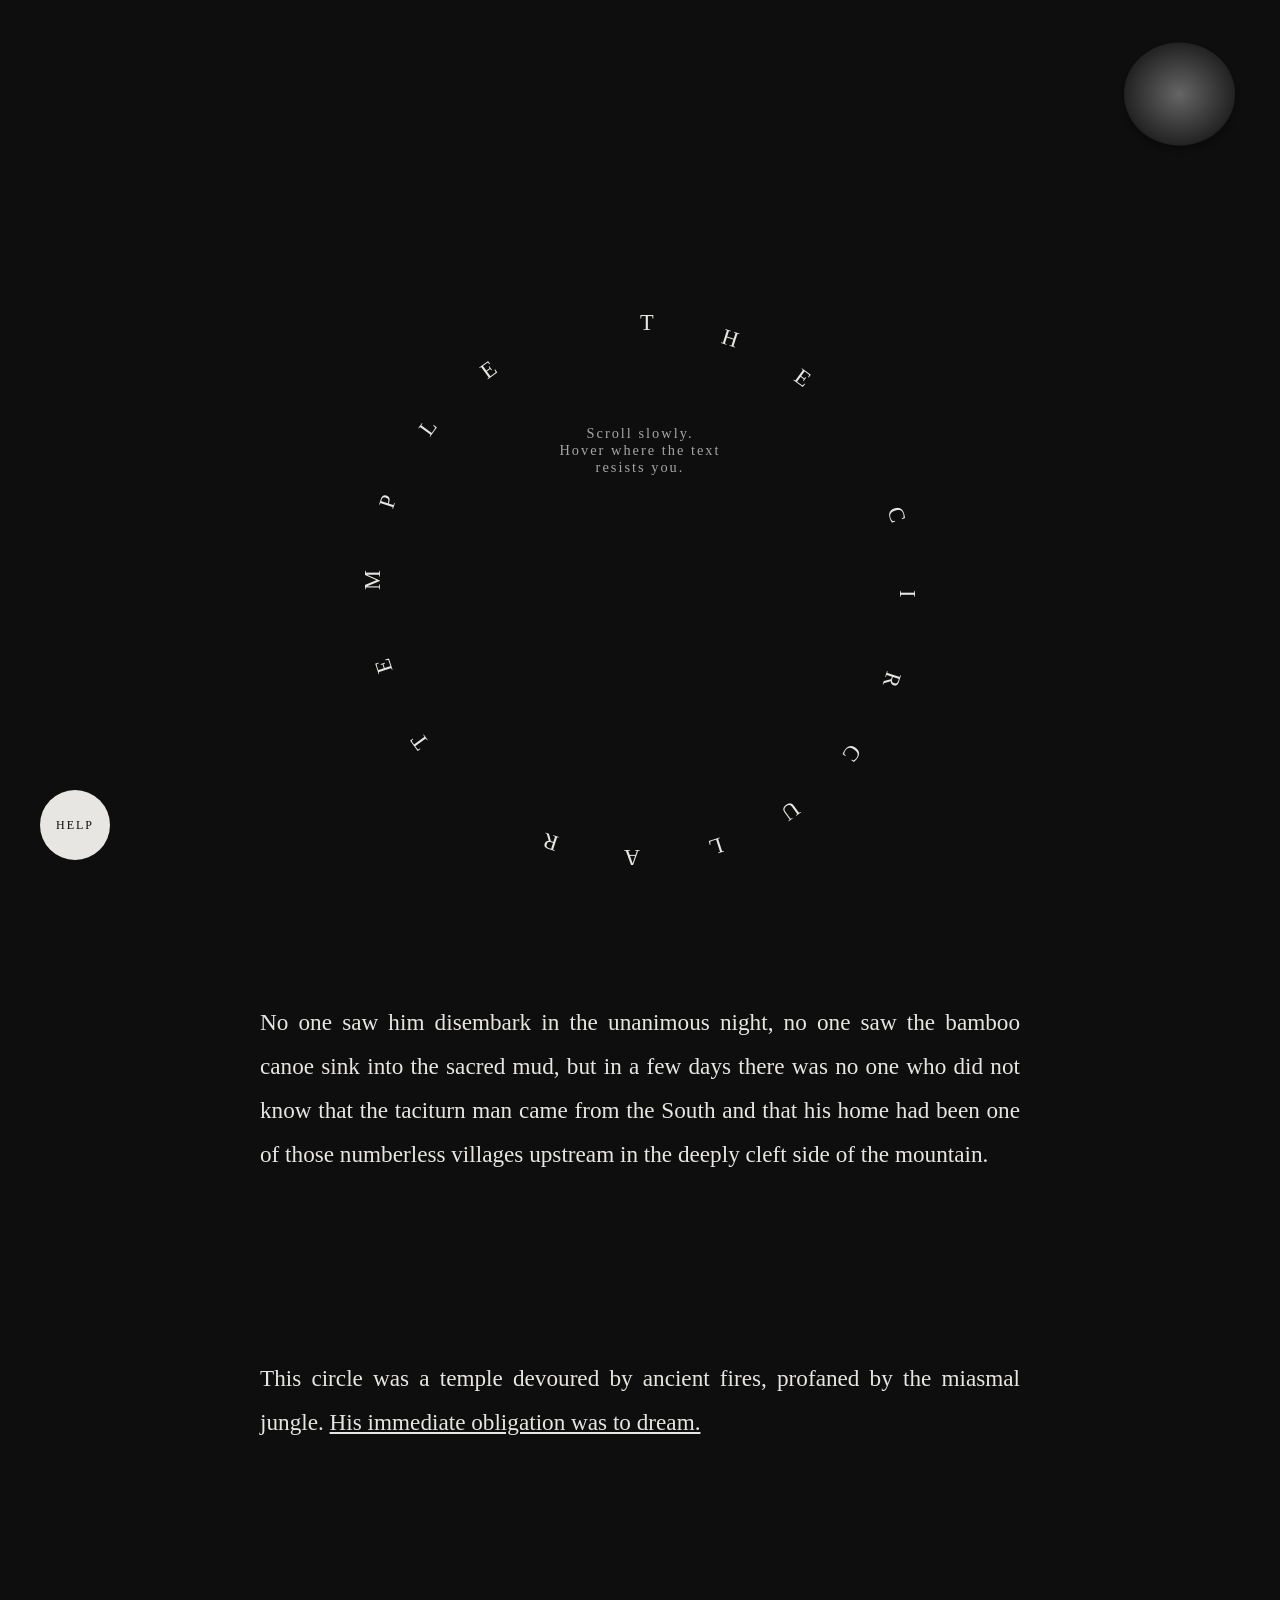
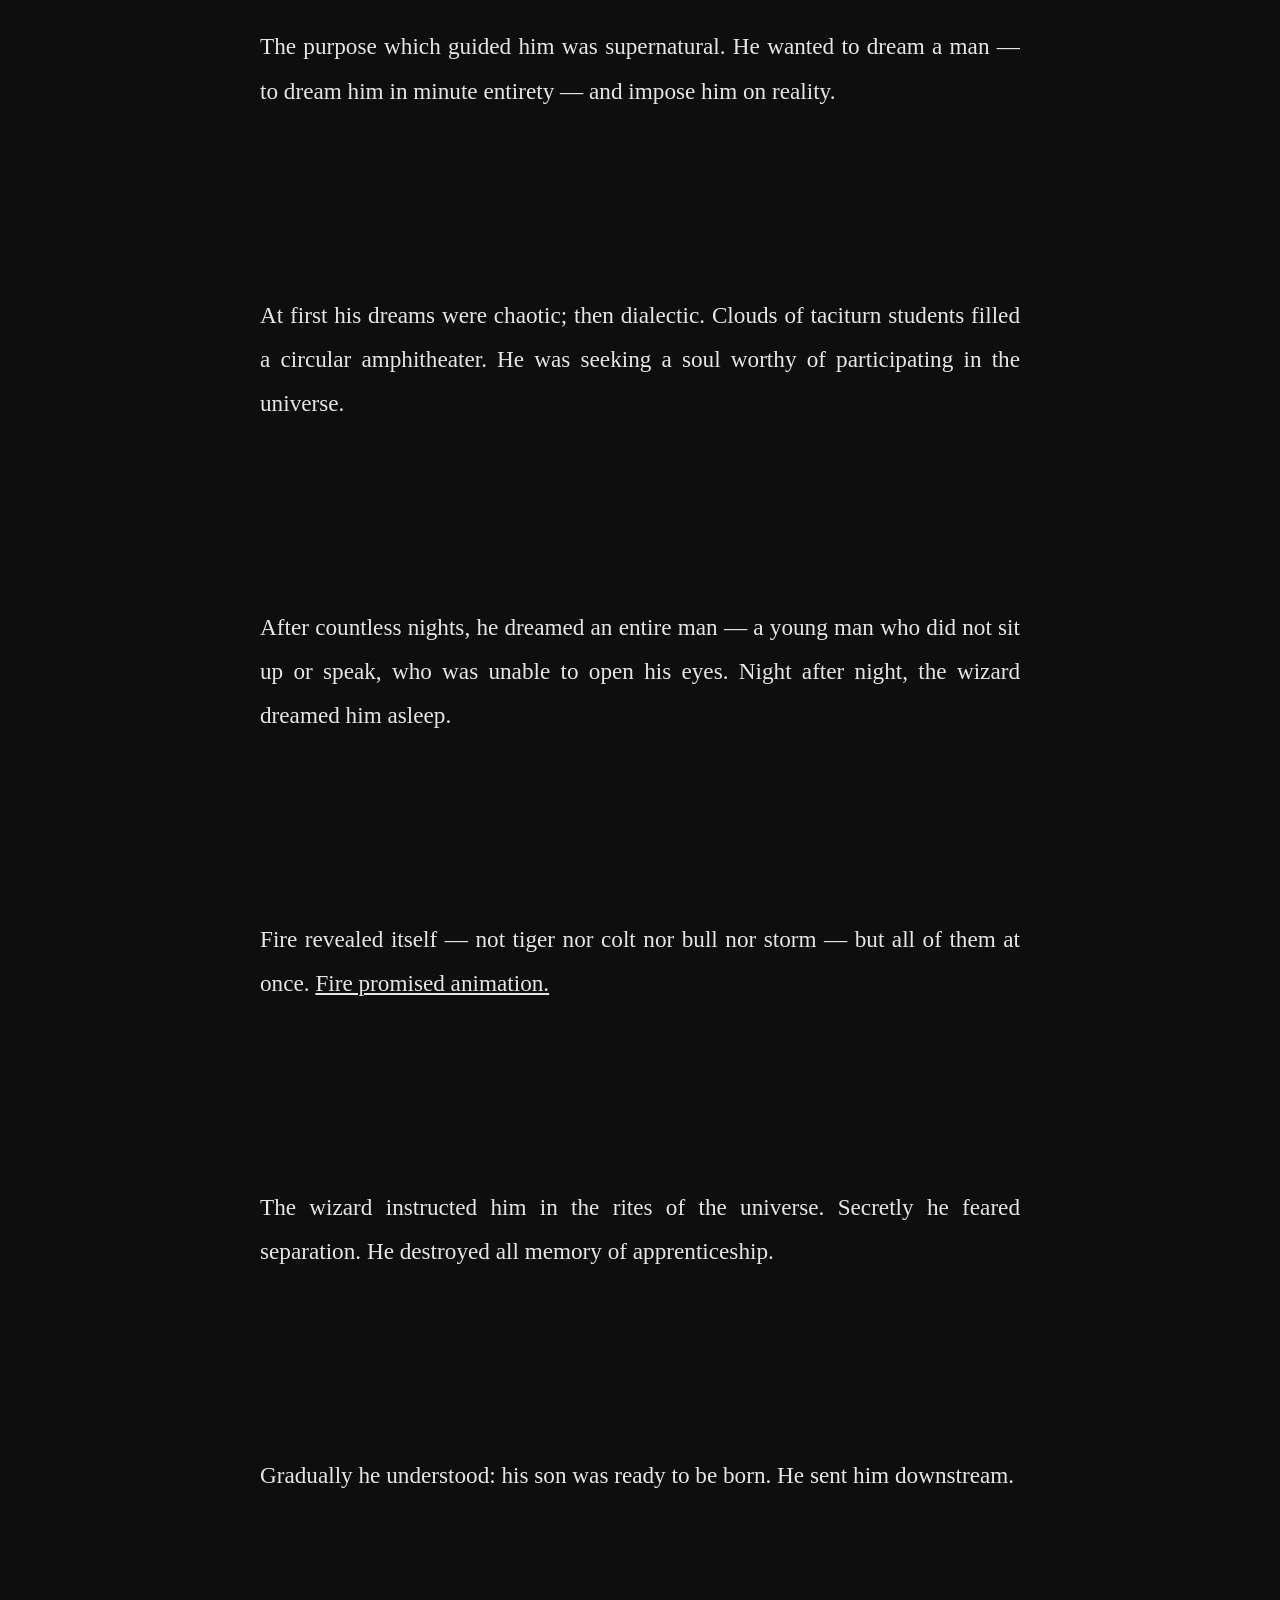
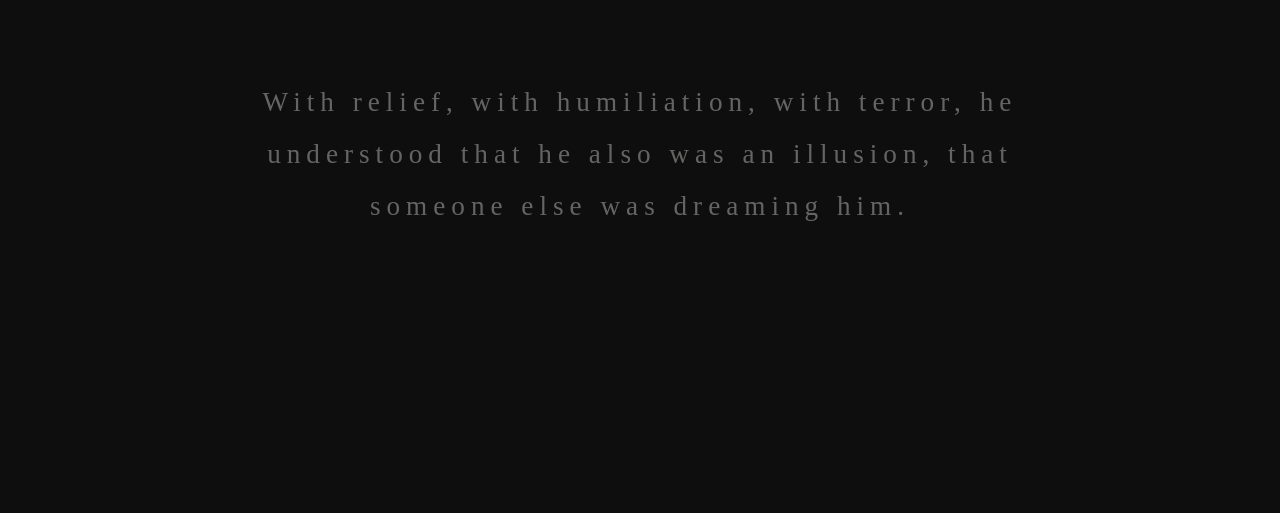
<file: LWW.html>
<!DOCTYPE html>
<html lang="en">
<head>
<meta charset="UTF-8">
<title>The Circular Temple</title>
<link rel="stylesheet" href="LWW.css">
</head>
<body>

<div class="fire-overlay" id="fireOverlay"></div>

<section class="hero">
  <div class="circle-wrapper">
    <div class="rotating-text">
      <span>T</span><span>H</span><span>E</span>
      <span>&nbsp;</span>
      <span>C</span><span>I</span><span>R</span><span>C</span><span>U</span><span>L</span><span>A</span><span>R</span>
      <span>&nbsp;</span>
      <span>T</span><span>E</span><span>M</span><span>P</span><span>L</span><span>E</span>
    </div>

    <div class="inner-text">
      Scroll slowly.<br>
      Hover where the text resists you.
    </div>
  </div>
</section>


<main class="story">

<section class="fragment">
<p>
No one saw him disembark in the unanimous night, no one saw the bamboo canoe sink into the sacred mud, 
but in a few days there was no one who did not know that the taciturn man came from the South and that his home 
had been one of those numberless villages upstream in the deeply cleft side of the mountain.
</p>
</section>

<section class="fragment">
<p>
This circle was a temple devoured by ancient fires, profaned by the miasmal jungle.
<span class="ignite">His immediate obligation was to dream.</span>
</p>
</section>

<section class="fragment">
<p>
The purpose which guided him was supernatural.
He wanted to dream a man — to dream him in minute entirety — and impose him on reality.
</p>
</section>

<section class="fragment">
<p>
At first his dreams were chaotic; then dialectic.
Clouds of taciturn students filled a circular amphitheater.
He was seeking a soul worthy of participating in the universe.
</p>
</section>

<section class="fragment">
<p>
After countless nights, he dreamed an entire man —
a young man who did not sit up or speak,
who was unable to open his eyes.
Night after night, the wizard dreamed him asleep.
</p>
</section>

<section class="fragment">
<p>
Fire revealed itself —
not tiger nor colt nor bull nor storm —
but all of them at once.
<span class="ignite">Fire promised animation.</span>
</p>
</section>

<section class="fragment">
<p>
The wizard instructed him in the rites of the universe.
Secretly he feared separation.
He destroyed all memory of apprenticeship.
</p>
</section>

<section class="fragment">
<p>
Gradually he understood:
his son was ready to be born.
He sent him downstream.
</p>
</section>

<section class="fragment final">
<p id="ending">
With relief, with humiliation, with terror,
he understood that he also was an illusion,
that someone else was dreaming him.
</p>
</section>

</main>

<script src="LWW.js"></script>
<!-- HELP ORB -->
<div class="help-container">
  <div class="help-orb">HELP</div>

  <div class="help-note">
    <p><strong>Instructions</strong></p>
    <p>Scroll slowly.</p>
    <p>Hover where the text resists you.</p>
    <p>Pause when something flickers.</p>
  </div>
</div>
<a href="index.html" class="floating-orb orb-link">
  <svg xmlns="http://www.w3.org/2000/svg" width="121" height="113" viewBox="0 0 121 113" fill="none">
    <g filter="url(#filter0_d_125_19)">
      <ellipse cx="60.5" cy="52.5" rx="55.5" ry="51.5" fill="url(#paint0_radial_125_19)"/>
    </g>
    <defs>
      <filter id="filter0_d_125_19" x="0" y="0" width="121" height="113" filterUnits="userSpaceOnUse" color-interpolation-filters="sRGB">
        <feFlood flood-opacity="0" result="BackgroundImageFix"/>
        <feColorMatrix in="SourceAlpha" type="matrix"
          values="0 0 0 0 0 0 0 0 0 0 0 0 0 0 0 0 0 0 127 0"
          result="hardAlpha"/>
        <feOffset dy="4"/>
        <feGaussianBlur stdDeviation="2.5"/>
        <feComposite in2="hardAlpha" operator="out"/>
        <feColorMatrix type="matrix"
          values="0 0 0 0 0 0 0 0 0 0 0 0 0 0 0 0 0 0 0.25 0"/>
        <feBlend mode="normal" in2="BackgroundImageFix" result="effect1_dropShadow_125_19"/>
        <feBlend mode="normal" in="SourceGraphic" in2="effect1_dropShadow_125_19" result="shape"/>
      </filter>

      <radialGradient id="paint0_radial_125_19"
        cx="0" cy="0" r="1"
        gradientUnits="userSpaceOnUse"
        gradientTransform="translate(60.5 52.5) rotate(90) scale(51.5 55.5)">
        <stop stop-color="#656565"/>
        <stop offset="1" stop-color="#222222"/>
      </radialGradient>
    </defs>
  </svg>
</a>
</body>
</html>
</file>
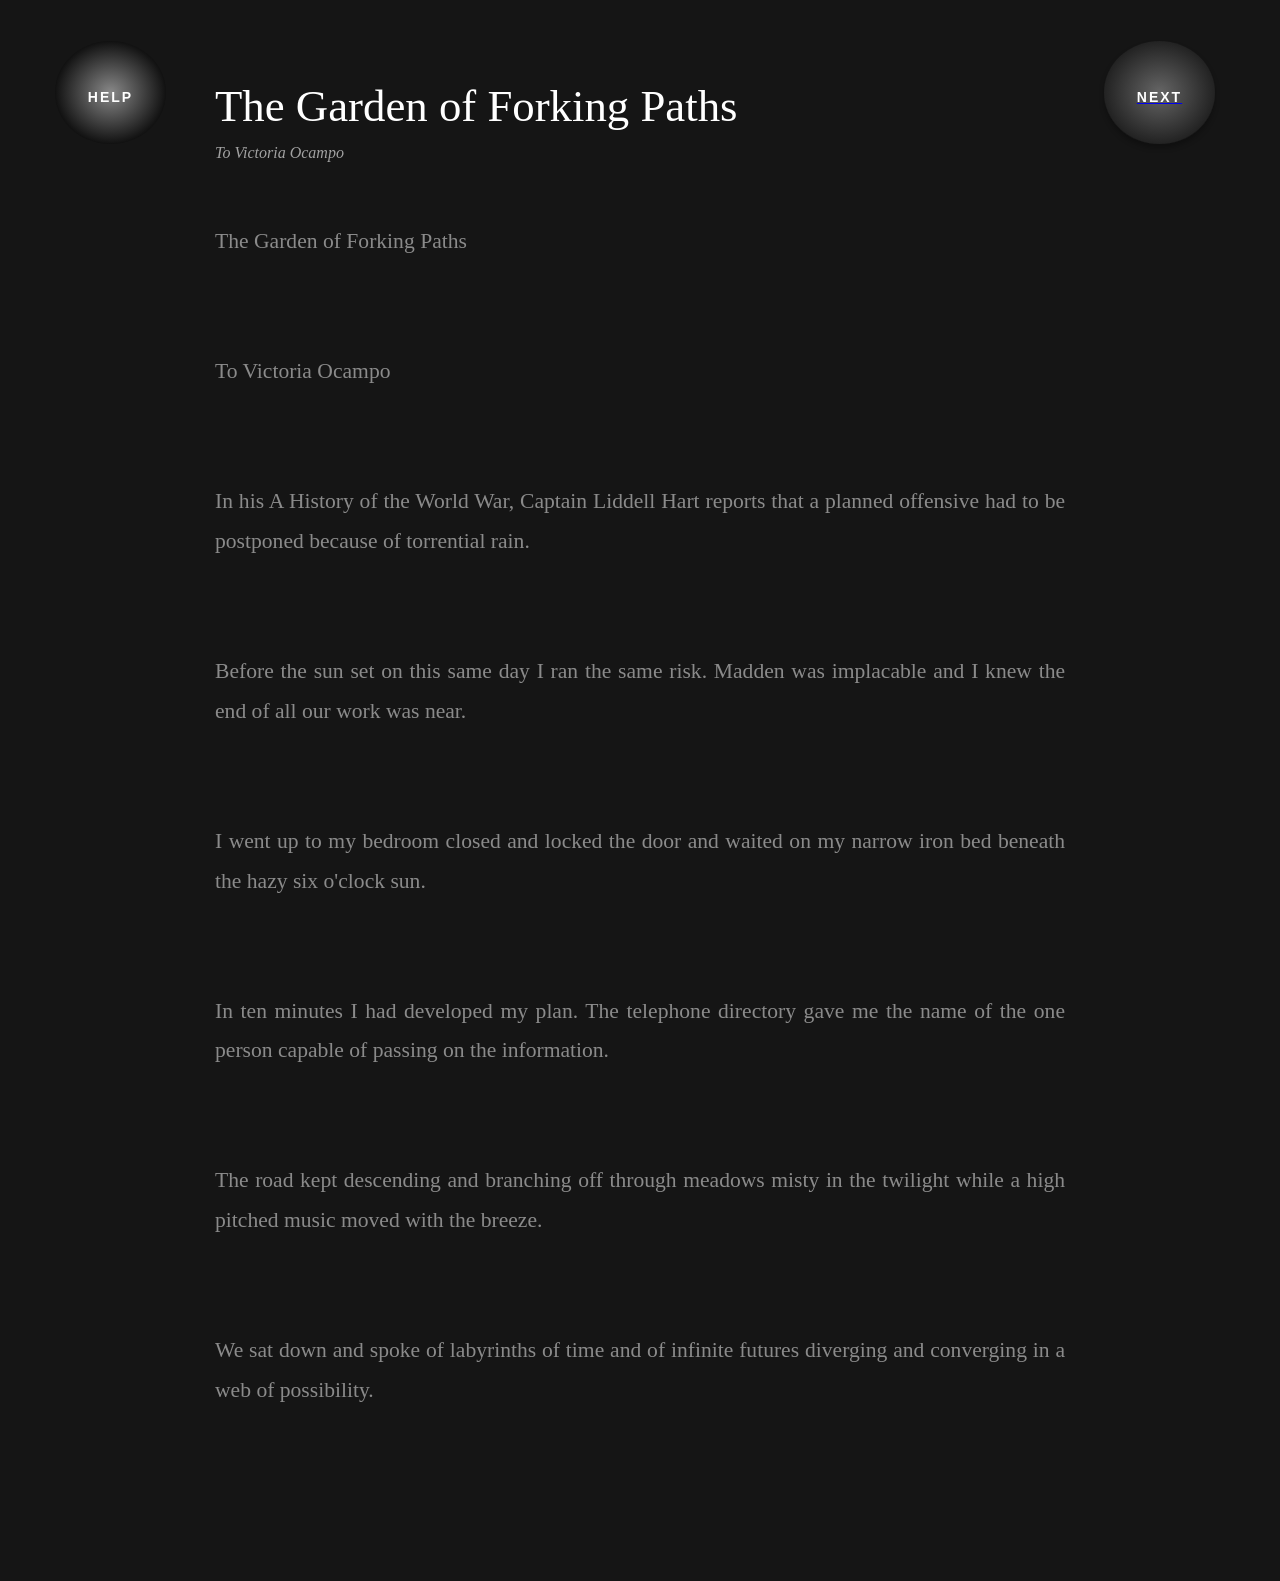
<file: TLM.html>
<!DOCTYPE html>
<html lang="en">
<head>
  <meta charset="UTF-8">
  <title>Forking Paths Interaction</title>
  <link rel="stylesheet" href="TLM.css">
</head>
<div class="help-container">

  <!-- HELP ORB -->
  <div class="floating-orb help-orb">
    <svg xmlns="http://www.w3.org/2000/svg" width="121" height="113" viewBox="0 0 121 113" fill="none">
      <ellipse cx="60.5" cy="52.5" rx="55.5" ry="51.5" fill="url(#helpGradient)"/>
      <defs>
        <radialGradient id="helpGradient"
          cx="0" cy="0" r="1"
          gradientUnits="userSpaceOnUse"
          gradientTransform="translate(60.5 52.5) rotate(90) scale(51.5 55.5)">
          <stop stop-color="#888888"/>
          <stop offset="1" stop-color="#111111"/>
        </radialGradient>
      </defs>
    </svg>
    <span class="orb-text">HELP</span>
  </div>

  <!-- HELP NOTE -->
  <div class="help-note">
    <p>
      Hover over highlighted words to reveal hidden text and imagery.
      Some phrases expand into extended passages.
      Move slowly to uncover the full narrative.
    </p>
  </div>

</div>

<body>
    <a href="LWW.html" class="floating-orb orb-link">
  <svg xmlns="http://www.w3.org/2000/svg" width="121" height="113" viewBox="0 0 121 113" fill="none">
    <g filter="url(#filter0_d_125_19)">
      <ellipse cx="60.5" cy="52.5" rx="55.5" ry="51.5" fill="url(#paint0_radial_125_19)"/>
    </g>
    <defs>
      <filter id="filter0_d_125_19" x="0" y="0" width="121" height="113" filterUnits="userSpaceOnUse" color-interpolation-filters="sRGB">
        <feFlood flood-opacity="0" result="BackgroundImageFix"/>
        <feColorMatrix in="SourceAlpha" type="matrix"
          values="0 0 0 0 0 0 0 0 0 0 0 0 0 0 0 0 0 0 127 0"
          result="hardAlpha"/>
        <feOffset dy="4"/>
        <feGaussianBlur stdDeviation="2.5"/>
        <feComposite in2="hardAlpha" operator="out"/>
        <feColorMatrix type="matrix"
          values="0 0 0 0 0 0 0 0 0 0 0 0 0 0 0 0 0 0 0.25 0"/>
        <feBlend mode="normal" in2="BackgroundImageFix" result="effect1_dropShadow_125_19"/>
        <feBlend mode="normal" in="SourceGraphic" in2="effect1_dropShadow_125_19" result="shape"/>
      </filter>

      <radialGradient id="paint0_radial_125_19"
        cx="0" cy="0" r="1"
        gradientUnits="userSpaceOnUse"
        gradientTransform="translate(60.5 52.5) rotate(90) scale(51.5 55.5)">
        <stop stop-color="#656565"/>
        <stop offset="1" stop-color="#222222"/>
      </radialGradient>
    </defs>
  </svg>

  <span class="orb-text">NEXT</span>

</a>
<div class="container">
  <h1 class="title">The Garden of Forking Paths</h1>
  <p class="dedication">To Victoria Ocampo</p>

  <div class="text" id="textBlock">
<p>
      The Garden of Forking Paths
</p>
<p>To Victoria Ocampo</p> 
    <p>
    In his A History of the World War, Captain Liddell Hart reports that a planned offensive had to be postponed because of torrential rain.
    </p>

    <p>
      Before the sun set on this same day I ran the same risk. Madden was implacable and I knew the end of all our work was near.
    </p>

    <p>
      I went up to my bedroom closed and locked the door and waited on my narrow iron bed beneath the hazy six o'clock sun.
    </p>

    <p>
      In ten minutes I had developed my plan. The telephone directory gave me the name of the one person capable of passing on the information.
    </p>

    <p>
      The road kept descending and branching off through meadows misty in the twilight while a high pitched music moved with the breeze.
    </p>

    <p>
      We sat down and spoke of labyrinths of time and of infinite futures diverging and converging in a web of possibility.
    </p>

  </div>
</div>

<script src="TLM.js"></script>
</body>
</html>
</file>
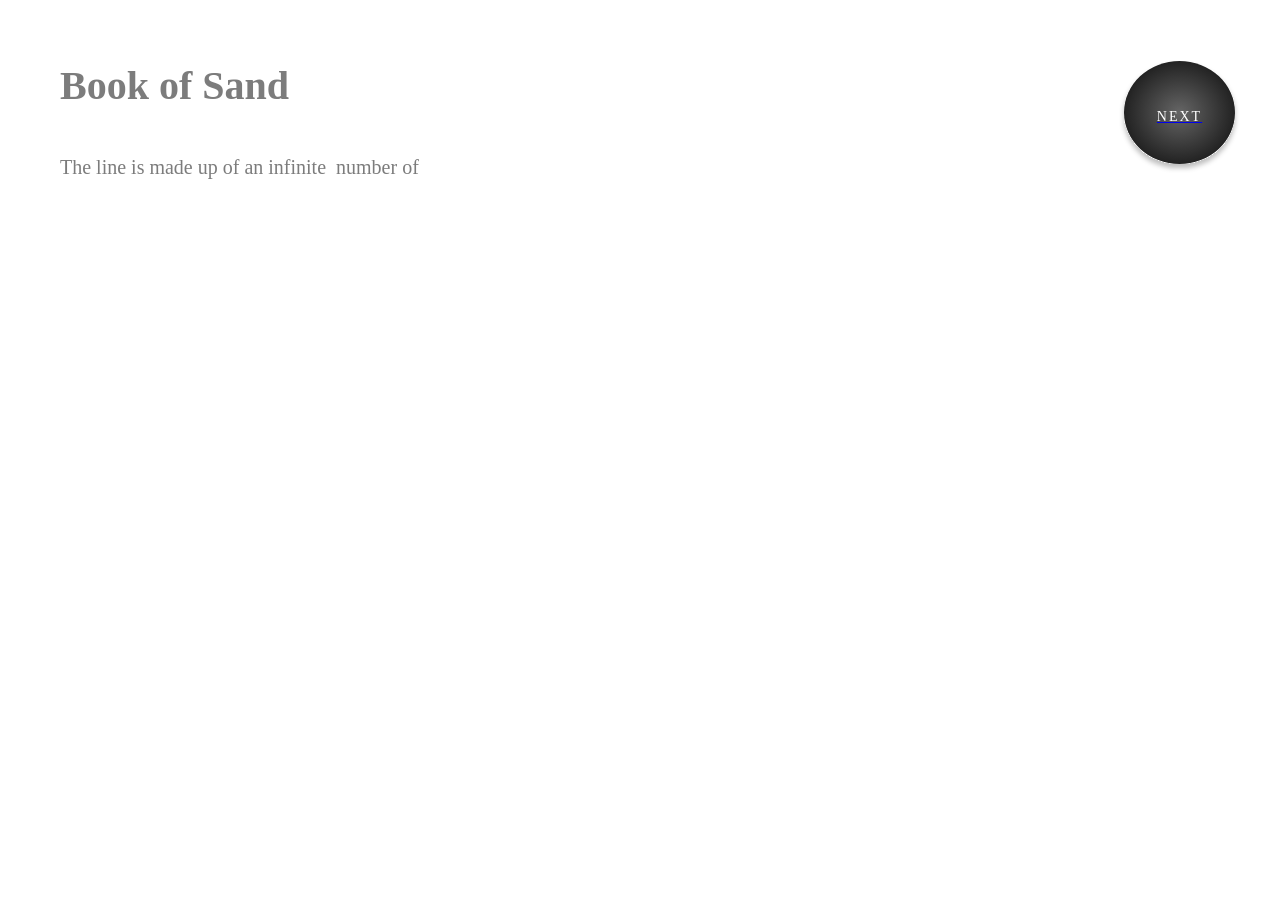
<file: TWK.html>
<!DOCTYPE html>
<html lang="en">
<head>
  <meta charset="UTF-8">
  <title>Interactive Paragraph Reveal</title>
  <link rel="stylesheet" href="TWK.css">
</head>
<body>
    <a href="TLM.html" class="floating-orb orb-link">
  <svg xmlns="http://www.w3.org/2000/svg" width="121" height="113" viewBox="0 0 121 113" fill="none">
    <g filter="url(#filter0_d_125_19)">
      <ellipse cx="60.5" cy="52.5" rx="55.5" ry="51.5" fill="url(#paint0_radial_125_19)"/>
    </g>
    <defs>
      <filter id="filter0_d_125_19" x="0" y="0" width="121" height="113" filterUnits="userSpaceOnUse" color-interpolation-filters="sRGB">
        <feFlood flood-opacity="0" result="BackgroundImageFix"/>
        <feColorMatrix in="SourceAlpha" type="matrix"
          values="0 0 0 0 0 0 0 0 0 0 0 0 0 0 0 0 0 0 127 0"
          result="hardAlpha"/>
        <feOffset dy="4"/>
        <feGaussianBlur stdDeviation="2.5"/>
        <feComposite in2="hardAlpha" operator="out"/>
        <feColorMatrix type="matrix"
          values="0 0 0 0 0 0 0 0 0 0 0 0 0 0 0 0 0 0 0.25 0"/>
        <feBlend mode="normal" in2="BackgroundImageFix" result="effect1_dropShadow_125_19"/>
        <feBlend mode="normal" in="SourceGraphic" in2="effect1_dropShadow_125_19" result="shape"/>
      </filter>

      <radialGradient id="paint0_radial_125_19"
        cx="0" cy="0" r="1"
        gradientUnits="userSpaceOnUse"
        gradientTransform="translate(60.5 52.5) rotate(90) scale(51.5 55.5)">
        <stop stop-color="#656565"/>
        <stop offset="1" stop-color="#222222"/>
      </radialGradient>
    </defs>
  </svg>

  <span class="orb-text">NEXT</span>

</a>
 <h1> Book  of  Sand </h1>
    <p class="line1">
  The line is made up of an infinite&nbsp;
  <span class="hover-word" data-target="word1">number of</span>
  <span class="reveal-word hover-word" id="word1" data-target="block1"> points;</span>
  <span class="reveal-block" id="block1">
    the plane of an infinite number of lines; the volume of an infinite number of planes; the hypervolume of an infinite number of volumes. . . . No, unquestionably this is not — more geometrico — the best way of beginning my story. To claim that it is true is nowadays the convention of every made-up story. Mine, <span class="hover-word" data-target="block2">however, is true</span>.
  </span>
  <span class="reveal-block" id="block2">
    I live alone in a fourth-floor apartment on Belgrano Street, in Buenos Aires. Late one evening, a few months back, I heard a knock at my door. I opened it and 
    <span class="hover-word" data-target="gif1">
      a stranger stood there. He was a tall man, with nondescript features
    </span> 
    <span class="hover-word" data-target="gif2">— or perhaps it was my myopia that made them seem that way. </span>
  </span>


</p>

<!-- GIF container -->
<img src="TWK.gif" id="gif1" class="hover-gif" alt="stranger GIF">
<img src="glasses.GIF" id="gif2" class="hover-gif2" alt="stranger GIF">


<script src="TWK.js"></script>
</body>
</html>
</file>
<file: LWW.css>
* {
  margin: 0;
  padding: 0;
  box-sizing: border-box;
}

body {
  background: #0e0e0e;
  color: #e8e6e3;
  font-family: "Garamond", serif;
  overflow-x: hidden;
}

/* HERO */
.hero {
  height: 100vh;
  display: flex;
  flex-direction: column;
  justify-content: center;
  align-items: center;
  letter-spacing: 3px;
  text-align: center;
}

.hero h1 {
  font-size: 3rem;
  margin-bottom: 20px;
  opacity: 0;
  animation: fadeIn 2s ease forwards;
}

.subtitle {
  font-size: 0.9rem;
  opacity: 0;
  animation: fadeIn 3s ease forwards;
}

/* STORY */
.story {
  max-width: 800px;
  margin: 0 auto;
  padding: 100px 20px;
}

.fragment {
  margin-bottom: 180px;
  opacity: 0;
  transform: translateY(60px);
  transition: opacity 1.4s ease, transform 1.4s ease;
}

.fragment.visible {
  opacity: 1;
  transform: translateY(0);
}

.fragment p {
  font-size: 1.45rem;
  line-height: 1.9;
  text-align: justify;
}

/* FIRE IGNITION WORDS */
.ignite {
  cursor: pointer;
  transition: color 0.3s ease;
  text-decoration: underline;
}

.ignite:hover {
  color: #ff6a00;
}

/* FIRE OVERLAY */
.fire-overlay {
  position: fixed;
  inset: 0;
  background: radial-gradient(circle at center, rgba(255,80,0,0.25), rgba(0,0,0,0.95));
  opacity: 0;
  pointer-events: none;
  transition: opacity 0.6s ease;
  z-index: 999;
}

.fire-overlay.active {
  opacity: 1;
}

/* FINAL DESTABILIZATION */
.final p {
  font-size: 1.7rem;
  text-align: center;
  transition: letter-spacing 2s ease, opacity 2s ease;
}

.distort {
  letter-spacing: 6px;
  opacity: 0.4;
}

/* ANIMATION */
@keyframes fadeIn {
  to { opacity: 1; }
}
/* CIRCULAR TITLE */

.circle-wrapper {
  position: relative;
  width: 320px;
  height: 320px;
  display: flex;
  align-items: center;
  justify-content: center;
}

.rotating-text {
  position: absolute;
  width: 100%;
  height: 100%;
  animation: rotateCircle 20s linear infinite;
}

.rotating-text span {
  position: absolute;
  left: 50%;
  top: 50%;
  transform-origin: 0 140px; /* radius */
  font-size: 1.4rem;
  letter-spacing: 4px;
}

/* Position each letter around circle */
.rotating-text span:nth-child(1)  { transform: rotate(0deg) translateY(-140px); }
.rotating-text span:nth-child(2)  { transform: rotate(18deg) translateY(-140px); }
.rotating-text span:nth-child(3)  { transform: rotate(36deg) translateY(-140px); }
.rotating-text span:nth-child(4)  { transform: rotate(54deg) translateY(-140px); }
.rotating-text span:nth-child(5)  { transform: rotate(72deg) translateY(-140px); }
.rotating-text span:nth-child(6)  { transform: rotate(90deg) translateY(-140px); }
.rotating-text span:nth-child(7)  { transform: rotate(108deg) translateY(-140px); }
.rotating-text span:nth-child(8)  { transform: rotate(126deg) translateY(-140px); }
.rotating-text span:nth-child(9)  { transform: rotate(144deg) translateY(-140px); }
.rotating-text span:nth-child(10) { transform: rotate(162deg) translateY(-140px); }
.rotating-text span:nth-child(11) { transform: rotate(180deg) translateY(-140px); }
.rotating-text span:nth-child(12) { transform: rotate(198deg) translateY(-140px); }
.rotating-text span:nth-child(13) { transform: rotate(216deg) translateY(-140px); }
.rotating-text span:nth-child(14) { transform: rotate(234deg) translateY(-140px); }
.rotating-text span:nth-child(15) { transform: rotate(252deg) translateY(-140px); }
.rotating-text span:nth-child(16) { transform: rotate(270deg) translateY(-140px); }
.rotating-text span:nth-child(17) { transform: rotate(288deg) translateY(-140px); }
.rotating-text span:nth-child(18) { transform: rotate(306deg) translateY(-140px); }
.rotating-text span:nth-child(19) { transform: rotate(324deg) translateY(-140px); }

/* Inner subtitle */
.inner-text {
  text-align: center;
  font-size: 0.9rem;
  letter-spacing: 2px;
  opacity: 0.7;
  max-width: 180px;
}

/* Rotation animation */
@keyframes rotateCircle {
  from { transform: rotate(0deg); }
  to { transform: rotate(360deg); }
}
/* HELP ORB CONTAINER */
.help-container {
  position: fixed;
  bottom: 40px;
  left: 40px;
  z-index: 2000;
}

/* ORB */
.help-orb {
  width: 70px;
  height: 70px;
  border-radius: 50%;
  background: #e8e6e3;
  color: #0e0e0e;
  display: flex;
  align-items: center;
  justify-content: center;
  font-size: 0.75rem;
  letter-spacing: 2px;
  cursor: pointer;
  transition: transform 0.4s ease, background 0.4s ease;
}

/* Orb hover animation */
.help-orb:hover {
  transform: scale(1.1);
  background: #ff6a00;
}

/* NOTE PANEL */
.help-note {
  position: absolute;
  bottom: 90px;
  left: 0;
  width: 240px;
  padding: 18px;
  background: rgba(20,20,20,0.95);
  border: 1px solid #e8e6e3;
  font-size: 0.9rem;
  line-height: 1.6;
  opacity: 0;
  transform: translateY(20px);
  pointer-events: none;
  transition: opacity 0.4s ease, transform 0.4s ease;
}

/* SHOW NOTE ON HOVER */
.help-container:hover .help-note {
  opacity: 1;
  transform: translateY(0);
  pointer-events: auto;
}


/* Floating Orb */
.floating-orb {
  position: fixed;
  top: 100px;
  right: 40px;
  transform: translateY(-50%);
  z-index: 5;
  animation: orbFloat 6s ease-in-out infinite;
}

@keyframes orbFloat {
  0%   { transform: translateY(-50%) translateY(0); }
  50%  { transform: translateY(-50%) translateY(-12px); }
  100% { transform: translateY(-50%) translateY(0); }
}

.floating-orb:hover {
  animation-play-state: running;
}
.text-field {
  pointer-events: none;
}
</file>
<file: TLM.css>
* {
  margin: 0;
  padding: 0;
  box-sizing: border-box;
}

body {
  background: #151515;
  color: #ffffff;
  font-family: "Garamond", "Times New Roman", serif;
  display: flex;
  justify-content: center;
  padding: 80px 20px;
}

.container {
  max-width: 850px;
  width: 100%;
}

.title {
  font-size: 2.8rem;
  font-weight: 500;
  margin-bottom: 12px;
}

.dedication {
  font-style: italic;
  margin-bottom: 60px;
  opacity: 0.6;
}

.text {
  font-size: 1.35rem;
  line-height: 1.85;
  text-align: justify;
}

/* Paragraph spacing */
.text p {
  margin-bottom: 90px;
}

/* Word reveal styling */
.word {
  opacity: 0.5;
  transition: opacity 0.25s ease;
  cursor: default;
}

.word.active {
  opacity: 1;
}

/* FLOATING ORB (General) */
.floating-orb {
  position: fixed;
  width: 121px;
  height: 113px;
  z-index: 1000;
  display: flex;
  align-items: center;
  justify-content: center;
  animation: orbFloat 6s ease-in-out infinite;
  cursor: pointer;
  top:40px;
  right: 60px;
}

.floating-orb svg {
  position: absolute;
  top: 0;
  left: 0;
}

.orb-text {
  position: relative;
  color: white;
  font-family: Arial, sans-serif;
  font-size: 14px;
  letter-spacing: 2px;
  font-weight: bold;
  pointer-events: none;
}

@keyframes orbFloat {
  0% { transform: translateY(0px); }
  50% { transform: translateY(-15px); }
  100% { transform: translateY(0px); }
}

.floating-orb:hover {
  animation-play-state: paused;
}

/* HELP CONTAINER */
.help-container {
  position: fixed;
  right: 40px;
  bottom: 140px;
  z-index: 1000;
}

/* HELP ORB */
.help-orb {
  transition: transform 0.3s ease, filter 0.3s ease;
  top: 40px;
  left: 50px;
}

.help-orb:hover {
  transform: translateY(-4px) scale(1.05);
  filter: brightness(1.2);
}

/* HELP NOTE PANEL */
.help-note {
  position: absolute;
  bottom: 120px;
  right: 0;
  width: 260px;
  background: #111;
  color: white;
  padding: 20px;
  font-size: 14px;
  line-height: 1.5;
  border-radius: 8px;
  box-shadow: 0 10px 30px rgba(0,0,0,0.4);

  opacity: 0;                 /* FIXED */
  visibility: hidden;
  transform: translateY(10px);
  transition: opacity 0.4s ease, transform 0.4s ease;
}

/* SHOW NOTE ON HOVER */
.help-container:hover .help-note {
  opacity: 1;
  visibility: visible;
  transform: translateY(0);
}
</file>
<file: TWK.css>
.floating-orb {
  position: fixed;
  top: 0;
  right: 0;

  width: 121px;
  height: 113px;

  z-index: 1000;
  display: flex;
  align-items: center;
  justify-content: center;

  animation: orbFloat 6s ease-in-out infinite;
  cursor: pointer;
  padding-right: 40px;
  padding-top: 60px;
}

.floating-orb svg {
  position: fixed;
  top: 100;
  left: 100;
}

.orb-text {
  position: relative;
  color: white;
  font-family: "Garamond", "Times New Roman", serif;
  font-size: 14px;
  letter-spacing: 2px;
  font-weight: normal;
  pointer-events: none;
}

@keyframes orbFloat {
  0% { transform: translateY(0px); }
  50% { transform: translateY(-15px); }
  100% { transform: translateY(0px); }
}

.floating-orb:hover {
  animation-play-state: paused;
}
body {
  font-family: "Garamond", "Times New Roman", serif;
  font-size: 20px;
  line-height: 1.8;
  color: rgba(110,110,110,0.9);
  max-width: 900px;
  margin-left: 60px;
  margin-right: 800px;
  margin-top: 50px;
  text-align: left;
}

p {
  margin: 0;
}

/* Hoverable words */
.hover-word {
  cursor: pointer;
}

/* Hidden text */
.reveal-word,
.reveal-block {
  opacity: 0;
  display: inline;
  transition: opacity 0.8s ease;
}

/* Show on hover */
.reveal-word.visible,
.reveal-block.visible {
  opacity: 1;
}

/* GIF styling */
.hover-gif {
  position: fixed;
  right: 40px;             /* 40px from the right edge */
  top: 50%;                /* vertical center */
  transform: translateY(-27%) scale(1.3); /* combine translate and scale */
  width: auto;             /* allow scaling naturally */
  height: auto;
  max-width: 600px;         /* fits 40px wide where screen ends */
  max-height: 500px;       /* optional max height */
  opacity: 0;              /* hidden initially */
  pointer-events: none;    /* don't block text */
  transition: opacity 0.5s ease;
  z-index: 1000;
}


.hover-gif.visible {
  opacity: 1;
}
.hover-gif2 {
  position: fixed;
  right: 80px;             /* 40px from the right edge */
  top: 50%;                /* vertical center */
  transform: translateY(-40%) scale(1.3); /* combine translate and scale */
  width: auto;             /* allow scaling naturally */
  height: auto;
  max-width: 600px;         /* fits 40px wide where screen ends */
  max-height: 500px;       /* optional max height */
  opacity: 0;              /* hidden initially */
  pointer-events: none;    /* don't block text */
  transition: opacity 0.5s ease;
  z-index: 1000;
}


.hover-gif2.visible {
  opacity: 1;
}

.reveal-word {
  opacity: 0;
  display: inline;
  transition: opacity 0.8s ease;
}

.reveal-block {
  opacity: 0;
  display: inline-block;   /* ← important */
  transition: opacity 0.8s ease;
}
</file>
